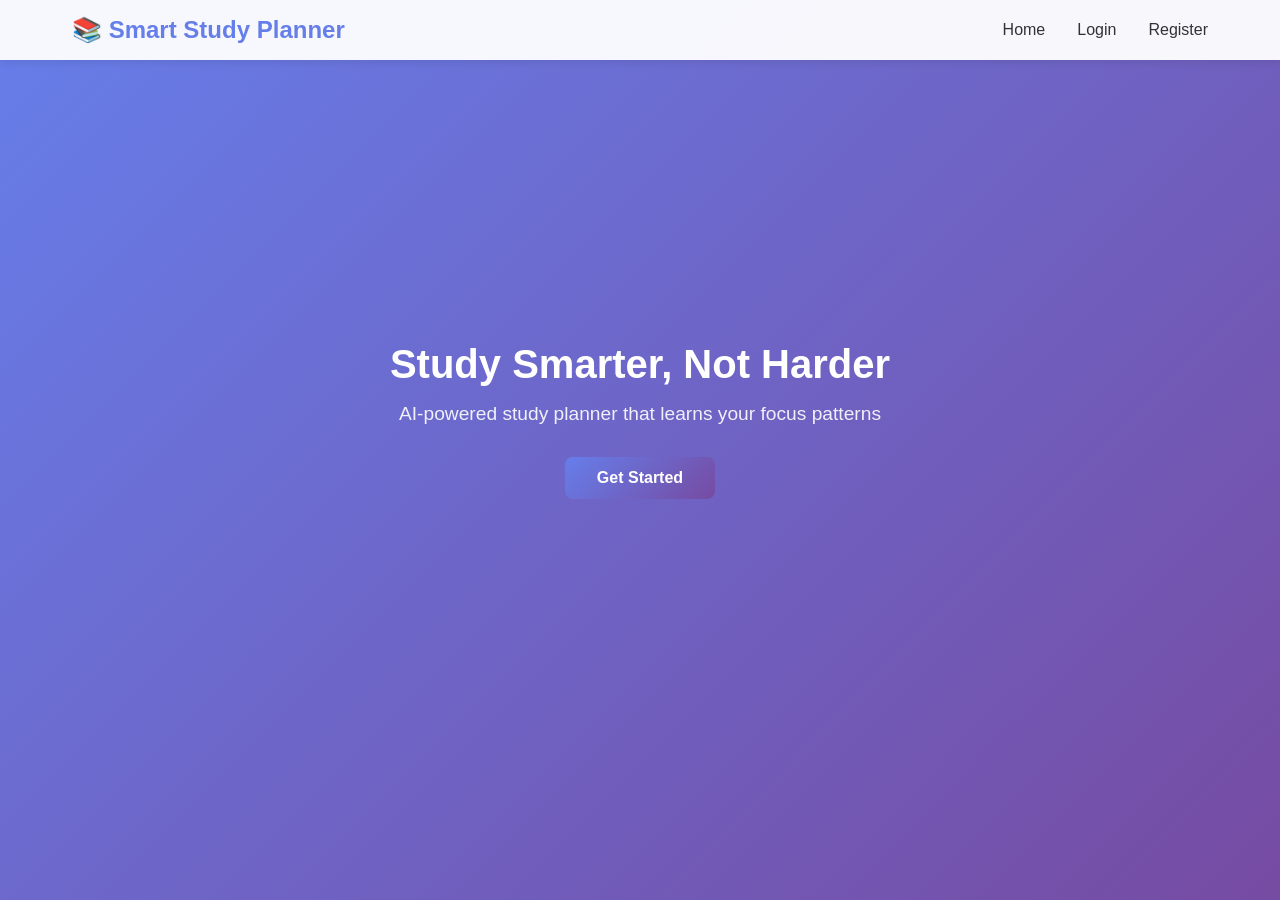
<file: SmartStudy/frontend/index.html>
<!DOCTYPE html>
<html lang="en">
<head>
    <meta charset="UTF-8">
    <meta name="viewport" content="width=device-width, initial-scale=1.0">
    <title>Smart Study Planner</title>
    <link rel="stylesheet" href="css/styles.css">
</head>
<body>
    <!-- Navigation Bar -->
    <nav class="navbar">
        <div class="nav-container">
            <h1 class="logo">📚 Smart Study Planner</h1>
            <ul class="nav-links" id="navLinks">
                <li><a href="index.html">Home</a></li>
                <li><a href="login.html">Login</a></li>
                <li><a href="register.html">Register</a></li>
            </ul>
        </div>
    </nav>

    <!-- Main Content -->
    <main class="hero-section">
        <div class="hero-content">
            <h2>Study Smarter, Not Harder</h2>
            <p>AI-powered study planner that learns your focus patterns</p>
            <a href="login.html" class="btn btn-primary" id="heroBtn">Get Started</a>
        </div>
    </main>

    <script src="js/app-config.js"></script>
    <script src="js/auth.js"></script>
    <script>
        // If logged in, update nav and hero button
        if (isLoggedIn()) {
            const user = getUser();
            document.getElementById('navLinks').innerHTML = `
                <li><a href="index.html">Home</a></li>
                <li><a href="dashboard.html">Dashboard</a></li>
                <li><a href="log-session.html">Log Session</a></li>
                <li><a href="predictions.html">Predictions</a></li>
                <li><span style="color: #667eea; font-weight: 600;">👤 ${user.name}</span></li>
                <li><a href="#" onclick="logout(); return false;" style="color: #e74c3c;">Logout</a></li>
            `;
            document.getElementById('heroBtn').href = 'dashboard.html';
            document.getElementById('heroBtn').textContent = 'Go to Dashboard';
        }
    </script>
</body>
</html>
</file>
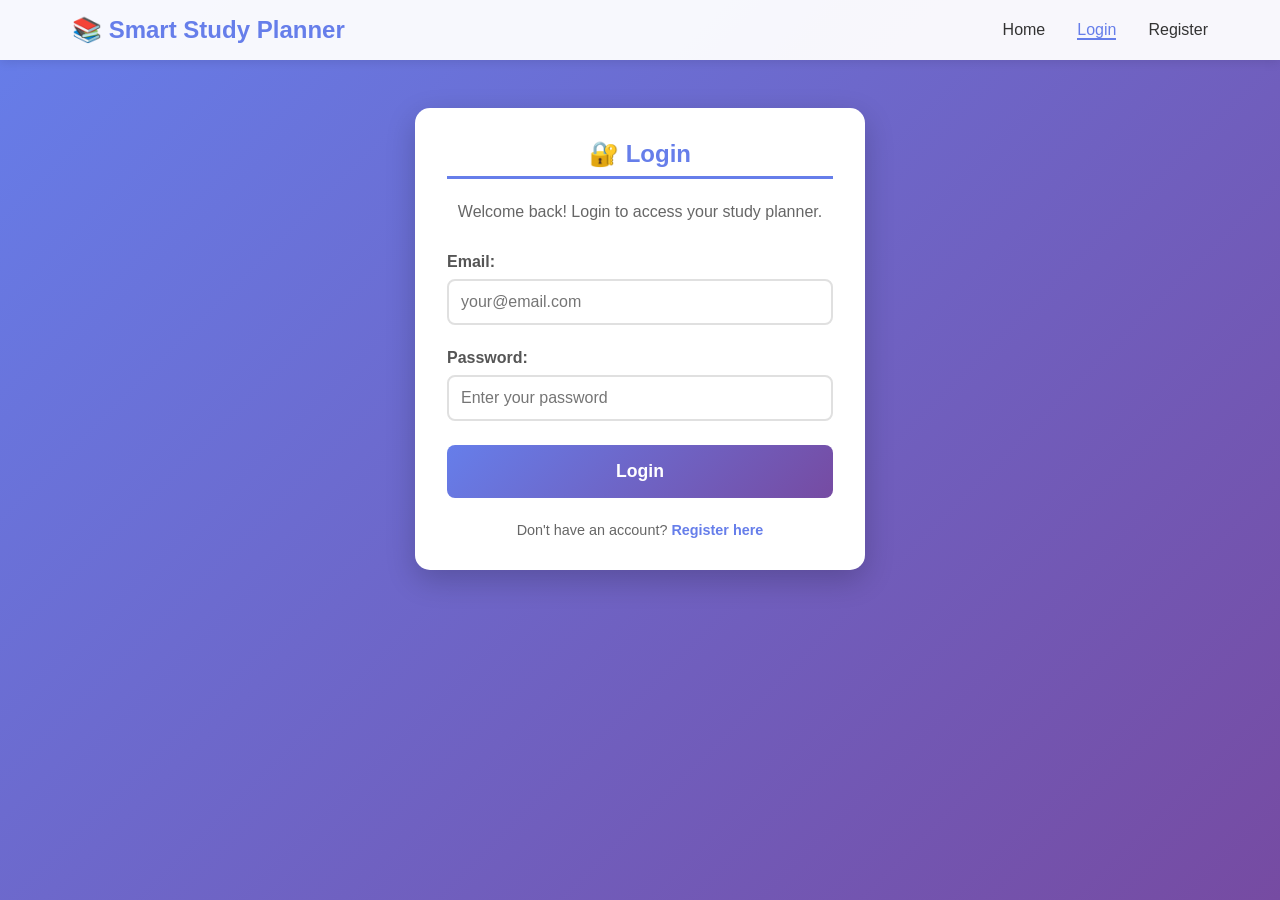
<file: SmartStudy/frontend/dashboard.html>
<!DOCTYPE html>
<html lang="en">
<head>
    <meta charset="UTF-8">
    <meta name="viewport" content="width=device-width, initial-scale=1.0">
    <title>Dashboard - Smart Study Planner</title>
    <link rel="stylesheet" href="css/styles.css">
</head>
<body>
<!-- Navigation Bar -->
<nav class="navbar">
    <div class="nav-container">
        <h1 class="logo">📚 Smart Study Planner</h1>
        <ul class="nav-links">
            <li><a href="index.html">Home</a></li>
            <li><a href="dashboard.html" class="active">Dashboard</a></li>
            <li><a href="log-session.html">Log Session</a></li>
            <li><a href="predictions.html">Predictions</a></li>
        </ul>
    </div>
</nav>

<!-- Main Content -->
<main class="container">
    <!-- Statistics Cards -->
    <div class="stats-grid">
        <div class="stat-card">
            <div class="stat-icon">📊</div>
            <div class="stat-content">
                <h3 id="totalSessions">0</h3>
                <p>Total Sessions</p>
            </div>
        </div>

        <div class="stat-card">
            <div class="stat-icon">⏱️</div>
            <div class="stat-content">
                <h3 id="totalHours">0</h3>
                <p>Total Hours</p>
            </div>
        </div>

        <div class="stat-card">
            <div class="stat-icon">🎯</div>
            <div class="stat-content">
                <h3 id="avgFocus">0</h3>
                <p>Average Focus</p>
            </div>
        </div>

        <div class="stat-card">
            <div class="stat-icon">📅</div>
            <div class="stat-content">
                <h3 id="thisWeek">0</h3>
                <p>This Week</p>
            </div>
        </div>
    </div>

    <!-- Charts Section -->
    <div class="dashboard-grid">
        <!-- Focus by Subject -->
        <div class="card">
            <h2>📚 Focus by Subject</h2>
            <div id="subjectChart" class="chart-container">
                <div class="loading">Loading data...</div>
            </div>
        </div>

        <!-- Study Time Distribution -->
        <div class="card">
            <h2>⏰ Study Time Distribution</h2>
            <div id="timeChart" class="chart-container">
                <div class="loading">Loading data...</div>
            </div>
        </div>
    </div>

    <!-- Recent Sessions -->
    <div class="card">
        <div class="card-header">
            <h2>📝 Recent Sessions</h2>
            <button class="btn btn-secondary" onclick="refreshDashboard()">🔄 Refresh</button>
        </div>
        <div id="recentSessions" class="sessions-table">
            <div class="loading">Loading sessions...</div>
        </div>
    </div>

    <!-- Weekly Progress -->
    <div class="card">
        <h2>📈 Weekly Progress</h2>
        <div id="weeklyProgress" class="progress-container">
            <div class="loading">Loading progress...</div>
        </div>
    </div>
</main>

<!-- JavaScript -->
<script src="js/app-config.js"></script>
<script src="js/auth.js"></script>
<script src="js/main.js"></script>
<script src="js/dashboard.js"></script>
</body>
</html>
</file>
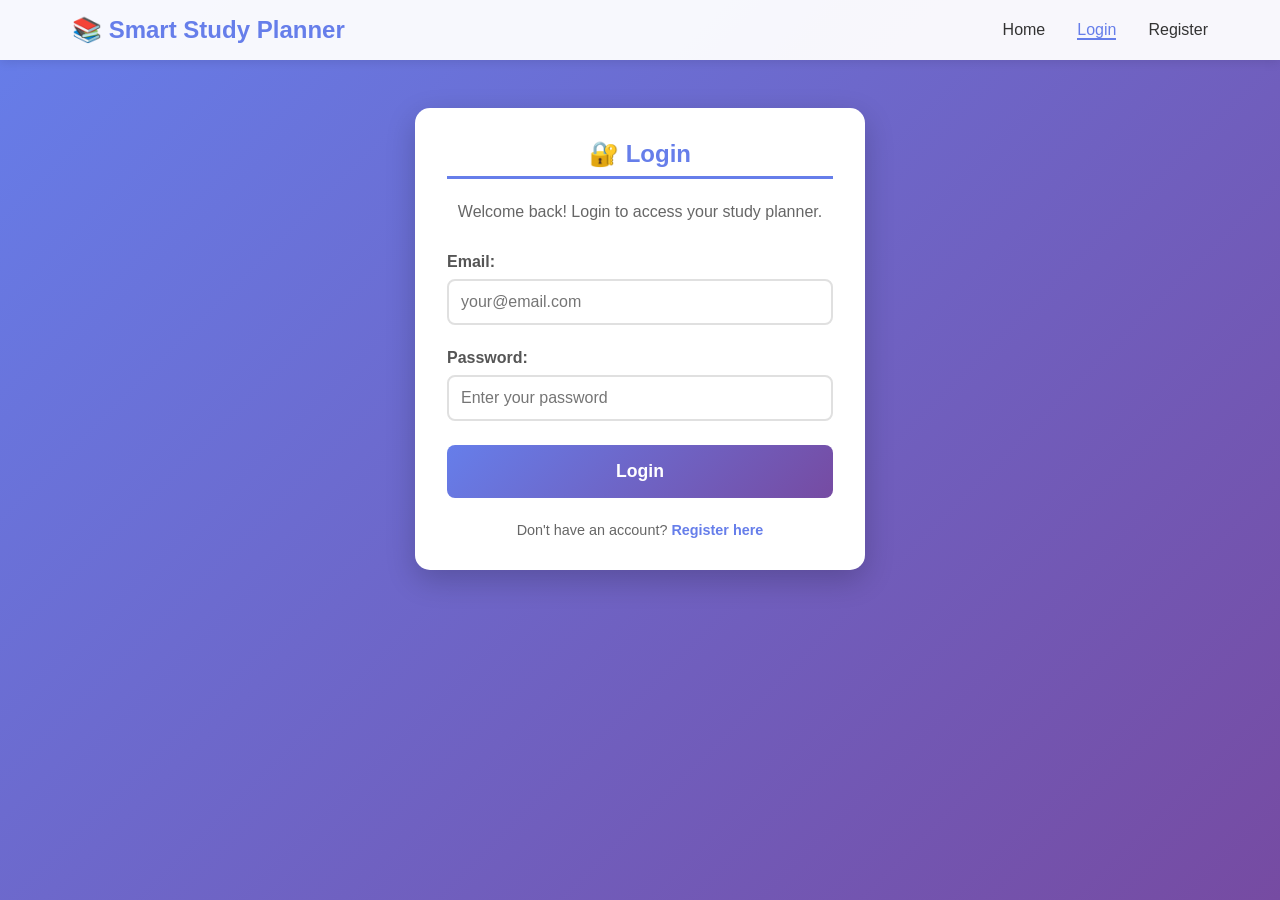
<file: SmartStudy/frontend/log-session.html>
<!DOCTYPE html>
<html lang="en">
<head>
    <meta charset="UTF-8">
    <meta name="viewport" content="width=device-width, initial-scale=1.0">
    <title>Log Study Session</title>
    <link rel="stylesheet" href="css/styles.css">
</head>
<body>
    <nav class="navbar">
        <div class="nav-container">
            <h1 class="logo">📚 Smart Study Planner</h1>
            <ul class="nav-links">
                <li><a href="index.html">Home</a></li>
                <li><a href="dashboard.html">Dashboard</a></li>
                <li><a href="log-session.html" class="active">Log Session</a></li>
                <li><a href="predictions.html">Predictions</a></li>
            </ul>
        </div>
    </nav>

    <main class="container">
        <div class="card">
            <h2>Log Your Study Session</h2>
            
            <!-- The Form - This collects data -->
            <form id="sessionForm">
                
                <!-- Subject Selection -->
                <div class="form-group">
                    <label for="subject">Subject:</label>
                    <select id="subject" name="subject" required>
                        <option value="">-- Select Subject --</option>
                    </select>
                </div>

                <!-- Start Time -->
                <div class="form-group">
                    <label for="startTime">Start Time:</label>
                    <input type="datetime-local" id="startTime" name="startTime" required>
                </div>

                <!-- End Time -->
                <div class="form-group">
                    <label for="endTime">End Time:</label>
                    <input type="datetime-local" id="endTime" name="endTime" required>
                </div>

                <!-- Focus Rating Slider -->
                <div class="form-group">
                    <label for="focusRating">Focus Level: <span id="focusValue">5</span>/10</label>
                    <input type="range" id="focusRating" name="focusRating" 
                           min="1" max="10" value="5" class="slider">
                    <div class="slider-labels">
                        <span>😴 Low</span>
                        <span>😊 Medium</span>
                        <span>🔥 High</span>
                    </div>
                </div>

                <!-- Optional Notes -->
                <div class="form-group">
                    <label for="notes">Notes (Optional):</label>
                    <textarea id="notes" name="notes" rows="3" 
                              placeholder="Any observations about this session..."></textarea>
                </div>

                <!-- Submit Button -->
                <button type="submit" class="btn btn-primary">Save Session</button>
            </form>

            <!-- Success/Error Messages -->
            <div id="message" class="message hidden"></div>
        </div>

        <!-- Recent Sessions Display -->
        <div class="card">
            <h3>Recent Sessions</h3>
            <div id="recentSessions">
                <p class="loading">Loading...</p>
            </div>
        </div>
    </main>

    <!-- JavaScript -->
    <script src="js/app-config.js"></script>
    <script src="js/auth.js"></script>
    <script src="js/main.js"></script>
    <script src="js/log-session.js"></script>
</body>
</html>
</file>
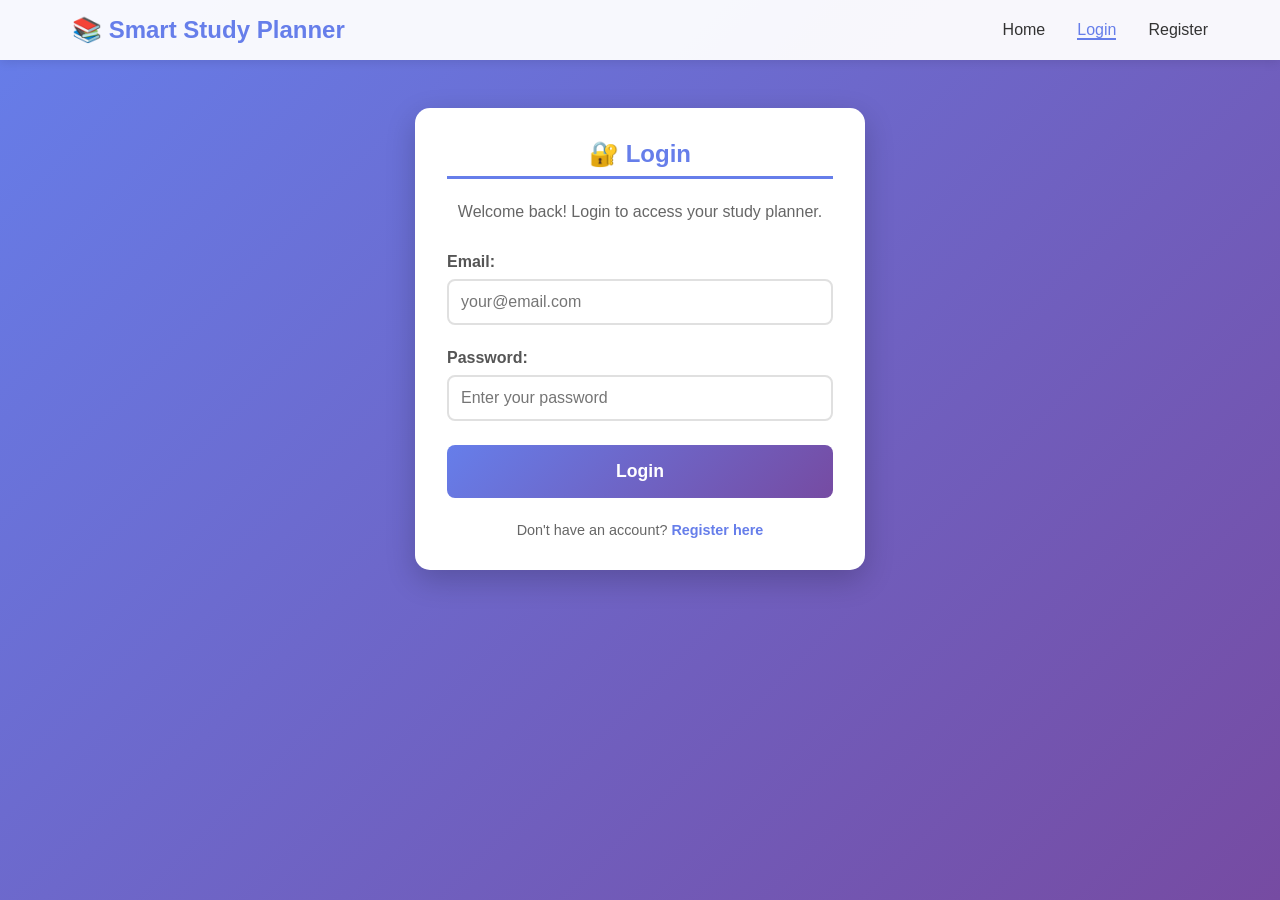
<file: SmartStudy/frontend/login.html>
<!DOCTYPE html>
<html lang="en">
<head>
    <meta charset="UTF-8">
    <meta name="viewport" content="width=device-width, initial-scale=1.0">
    <title>Login - Smart Study Planner</title>
    <link rel="stylesheet" href="css/styles.css">
</head>
<body>
    <nav class="navbar">
        <div class="nav-container">
            <h1 class="logo">📚 Smart Study Planner</h1>
            <ul class="nav-links">
                <li><a href="index.html">Home</a></li>
                <li><a href="login.html" class="active">Login</a></li>
                <li><a href="register.html">Register</a></li>
            </ul>
        </div>
    </nav>

    <main class="container">
        <div class="card auth-card">
            <h2>🔐 Login</h2>
            <p class="card-description">Welcome back! Login to access your study planner.</p>

            <form id="loginForm">
                <div class="form-group">
                    <label for="email">Email:</label>
                    <input type="email" id="email" name="email" placeholder="your@email.com" required>
                </div>

                <div class="form-group">
                    <label for="password">Password:</label>
                    <input type="password" id="password" name="password" placeholder="Enter your password" required>
                </div>

                <button type="submit" class="btn btn-primary btn-large">Login</button>
            </form>

            <div id="message" class="message hidden"></div>

            <p class="auth-link">
                Don't have an account? <a href="register.html">Register here</a>
            </p>
        </div>
    </main>

    <script src="js/app-config.js"></script>
    <script src="js/auth.js"></script>
    <script>
        const API_URL = window.APP_CONFIG?.JAVA_API_BASE_URL || 'http://localhost:8080/api';

        // If already logged in, redirect to dashboard
        if (isLoggedIn()) {
            window.location.href = 'dashboard.html';
        }

        document.getElementById('loginForm').addEventListener('submit', async function(e) {
            e.preventDefault();

            const email = document.getElementById('email').value;
            const password = document.getElementById('password').value;
            const messageDiv = document.getElementById('message');
            const submitBtn = this.querySelector('button[type="submit"]');

            submitBtn.disabled = true;
            submitBtn.textContent = 'Logging in...';

            try {
                const response = await fetch(`${API_URL}/auth/login`, {
                    method: 'POST',
                    headers: { 'Content-Type': 'application/json' },
                    body: JSON.stringify({ email, password })
                });

                const data = await response.json();

                if (response.ok && data.token) {
                    saveAuth(data.token, data.name, data.email);
                    window.location.href = 'dashboard.html';
                } else {
                    messageDiv.textContent = data.error || 'Login failed';
                    messageDiv.className = 'message error';
                    messageDiv.classList.remove('hidden');
                }
            } catch (error) {
                messageDiv.textContent = 'Connection error. Is the server running?';
                messageDiv.className = 'message error';
                messageDiv.classList.remove('hidden');
            } finally {
                submitBtn.disabled = false;
                submitBtn.textContent = 'Login';
            }
        });
    </script>
</body>
</html>
</file>
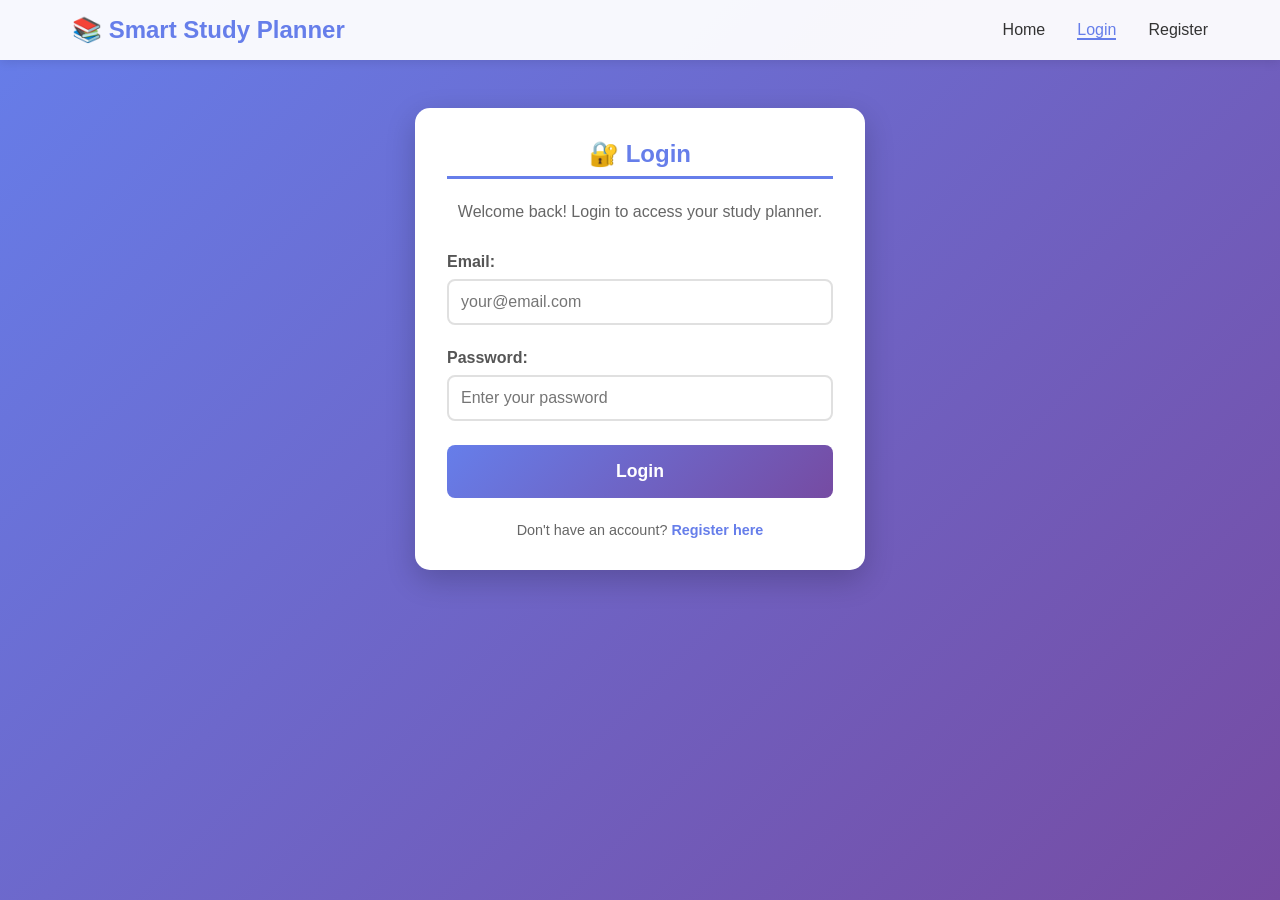
<file: SmartStudy/frontend/predictions.html>
<!DOCTYPE html>
<html lang="en">
<head>
    <meta charset="UTF-8">
    <meta name="viewport" content="width=device-width, initial-scale=1.0">
    <title>AI Predictions - Smart Study Planner</title>
    <link rel="stylesheet" href="css/styles.css">
</head>
<body>
<!-- Navigation Bar -->
<nav class="navbar">
    <div class="nav-container">
        <h1 class="logo">📚 Smart Study Planner</h1>
        <ul class="nav-links">
            <li><a href="index.html">Home</a></li>
            <li><a href="dashboard.html">Dashboard</a></li>
            <li><a href="log-session.html">Log Session</a></li>
            <li><a href="predictions.html" class="active">Predictions</a></li>
        </ul>
    </div>
</nav>

<!-- Main Content -->
<main class="container">
    <!-- ML Service Status -->
    <div class="card status-card" id="mlStatus">
        <div class="status-indicator">
            <div class="status-dot" id="statusDot"></div>
            <span id="statusText">Checking ML service...</span>
        </div>
    </div>

    <!-- Prediction Form -->
    <div class="card">
        <h2>🤖 Get Study Time Predictions</h2>
        <p class="card-description">
            Select a subject to get AI-powered recommendations for the best times to study based on your focus patterns.
        </p>

        <form id="predictionForm">
            <!-- Subject Selection -->
            <div class="form-group">
                <label for="subject">Select Subject:</label>
                <select id="subject" name="subject" required>
                    <option value="">-- Choose Subject --</option>
                </select>
            </div>

            <!-- Number of Recommendations -->
            <div class="form-group">
                <label for="topN">Number of Recommendations:</label>
                <select id="topN" name="topN">
                    <option value="3">Top 3</option>
                    <option value="5" selected>Top 5</option>
                    <option value="10">Top 10</option>
                </select>
            </div>

            <!-- Submit Button -->
            <button type="submit" class="btn btn-primary btn-large">
                🔮 Get Predictions
            </button>
        </form>

        <!-- Message Area -->
        <div id="message" class="message hidden"></div>
    </div>

    <!-- Predictions Results -->
    <div class="card" id="resultsCard" style="display: none;">
        <h2>📊 Best Study Times for <span id="resultSubject"></span></h2>
        <div id="predictions" class="predictions-container">
            <!-- Predictions will be inserted here -->
        </div>

        <!-- Train Model Button -->
        <div class="train-section">
            <p class="help-text">
                💡 Tip: The more study sessions you log, the better the predictions become!
            </p>
            <button class="btn btn-secondary" onclick="trainModel()">
                🔄 Retrain Model with Latest Data
            </button>
        </div>
    </div>

    <!-- Info Card -->
    <div class="card info-card">
        <h3>ℹ️ How Predictions Work</h3>
        <div class="info-content">
            <div class="info-item">
                <strong>📊 Data Collection:</strong>
                <p>The system analyzes your past study sessions to identify patterns in your focus levels across different times and days.</p>
            </div>
            <div class="info-item">
                <strong>🤖 Machine Learning:</strong>
                <p>Using Linear Regression, the AI learns when you focus best for each subject based on hour of day, day of week, and historical performance.</p>
            </div>
            <div class="info-item">
                <strong>🎯 Personalized Results:</strong>
                <p>Recommendations are tailored to YOUR unique focus patterns, not generic advice. Everyone's optimal study times are different!</p>
            </div>
            <div class="info-item">
                <strong>📈 Minimum Data:</strong>
                <p>You need at least 30 logged study sessions for predictions to work. More data = better accuracy!</p>
            </div>
        </div>
    </div>
</main>

<!-- JavaScript -->
<script src="js/app-config.js"></script>
<script src="js/auth.js"></script>
<script src="js/main.js"></script>
<script src="js/predictions.js"></script>
</body>
</html>
</file>
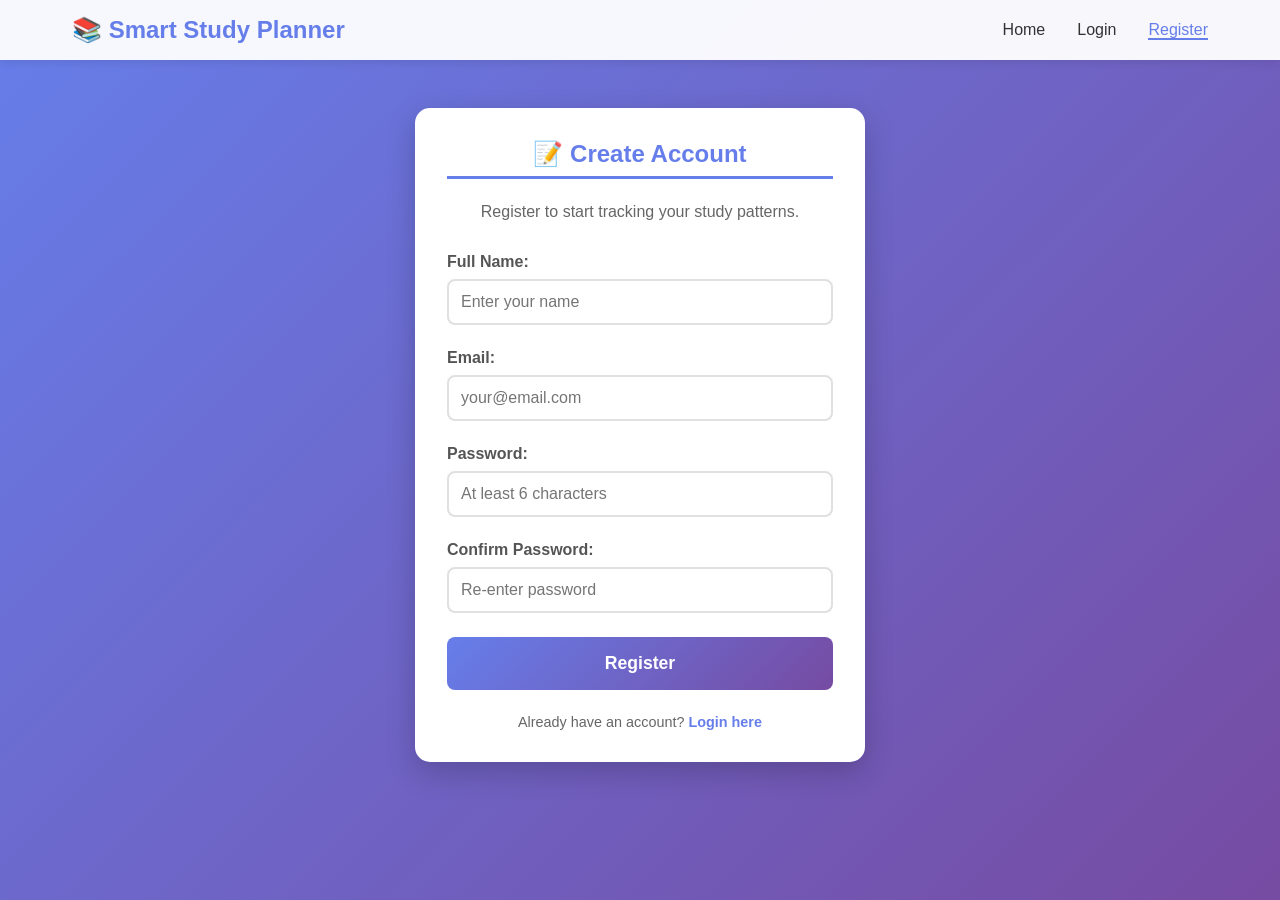
<file: SmartStudy/frontend/register.html>
<!DOCTYPE html>
<html lang="en">
<head>
    <meta charset="UTF-8">
    <meta name="viewport" content="width=device-width, initial-scale=1.0">
    <title>Register - Smart Study Planner</title>
    <link rel="stylesheet" href="css/styles.css">
</head>
<body>
    <nav class="navbar">
        <div class="nav-container">
            <h1 class="logo">📚 Smart Study Planner</h1>
            <ul class="nav-links">
                <li><a href="index.html">Home</a></li>
                <li><a href="login.html">Login</a></li>
                <li><a href="register.html" class="active">Register</a></li>
            </ul>
        </div>
    </nav>

    <main class="container">
        <div class="card auth-card">
            <h2>📝 Create Account</h2>
            <p class="card-description">Register to start tracking your study patterns.</p>

            <form id="registerForm">
                <div class="form-group">
                    <label for="name">Full Name:</label>
                    <input type="text" id="name" name="name" placeholder="Enter your name" required>
                </div>

                <div class="form-group">
                    <label for="email">Email:</label>
                    <input type="email" id="email" name="email" placeholder="your@email.com" required>
                </div>

                <div class="form-group">
                    <label for="password">Password:</label>
                    <input type="password" id="password" name="password" placeholder="At least 6 characters" minlength="6" required>
                </div>

                <div class="form-group">
                    <label for="confirmPassword">Confirm Password:</label>
                    <input type="password" id="confirmPassword" name="confirmPassword" placeholder="Re-enter password" required>
                </div>

                <button type="submit" class="btn btn-primary btn-large">Register</button>
            </form>

            <div id="message" class="message hidden"></div>

            <p class="auth-link">
                Already have an account? <a href="login.html">Login here</a>
            </p>
        </div>
    </main>

    <script src="js/app-config.js"></script>
    <script src="js/auth.js"></script>
    <script>
        const API_URL = window.APP_CONFIG?.JAVA_API_BASE_URL || 'http://localhost:8080/api';

        // If already logged in, redirect to dashboard
        if (isLoggedIn()) {
            window.location.href = 'dashboard.html';
        }

        document.getElementById('registerForm').addEventListener('submit', async function(e) {
            e.preventDefault();

            const name = document.getElementById('name').value;
            const email = document.getElementById('email').value;
            const password = document.getElementById('password').value;
            const confirmPassword = document.getElementById('confirmPassword').value;
            const messageDiv = document.getElementById('message');
            const submitBtn = this.querySelector('button[type="submit"]');

            // Validate passwords match
            if (password !== confirmPassword) {
                messageDiv.textContent = 'Passwords do not match!';
                messageDiv.className = 'message error';
                messageDiv.classList.remove('hidden');
                return;
            }

            submitBtn.disabled = true;
            submitBtn.textContent = 'Creating account...';

            try {
                const response = await fetch(`${API_URL}/auth/register`, {
                    method: 'POST',
                    headers: { 'Content-Type': 'application/json' },
                    body: JSON.stringify({ name, email, password })
                });

                const data = await response.json();

                if (response.ok) {
                    messageDiv.textContent = 'Registration successful! Redirecting to login...';
                    messageDiv.className = 'message success';
                    messageDiv.classList.remove('hidden');
                    setTimeout(() => {
                        window.location.href = 'login.html';
                    }, 1500);
                } else {
                    messageDiv.textContent = data.error || 'Registration failed';
                    messageDiv.className = 'message error';
                    messageDiv.classList.remove('hidden');
                }
            } catch (error) {
                messageDiv.textContent = 'Connection error. Is the server running?';
                messageDiv.className = 'message error';
                messageDiv.classList.remove('hidden');
            } finally {
                submitBtn.disabled = false;
                submitBtn.textContent = 'Register';
            }
        });
    </script>
</body>
</html>
</file>
<file: SmartStudy/frontend/css/styles.css>
/* ========== RESET & BASE STYLES ========== */
* {
    margin: 0;
    padding: 0;
    box-sizing: border-box; /* Makes width/height calculations easier */
}

body {
    font-family: 'Segoe UI', Tahoma, Geneva, Verdana, sans-serif;
    background: linear-gradient(135deg, #667eea 0%, #764ba2 100%);
    min-height: 100vh; /* At least full screen height */
    color: #333;
}


/* ========== NAVIGATION BAR ========== */
.navbar {
    background-color: rgba(255, 255, 255, 0.95);
    box-shadow: 0 2px 10px rgba(0,0,0,0.1);
    position: sticky; /* Stays at top when scrolling */
    top: 0;
    z-index: 100; /* Appears above other content */
}

.nav-container {
    max-width: 1200px;
    margin: 0 auto; /* Centers the container */
    padding: 1rem 2rem;
    display: flex;
    justify-content: space-between; /* Logo left, links right */
    align-items: center;
}

.logo {
    font-size: 1.5rem;
    color: #667eea;
}

.nav-links {
    display: flex;
    list-style: none; /* Removes bullet points */
    gap: 2rem; /* Space between items */
}

.nav-links a {
    text-decoration: none; /* Removes underline */
    color: #333;
    font-weight: 500;
    transition: color 0.3s; /* Smooth color change */
}

.nav-links a:hover {
    color: #667eea; /* Changes color on hover */
}

.nav-links a.active {
    color: #667eea;
    border-bottom: 2px solid #667eea;
}


/* ========== CONTAINER & CARDS ========== */
.container {
    max-width: 800px;
    margin: 2rem auto;
    padding: 0 1rem;
}

.card {
    background: white;
    border-radius: 15px; /* Rounded corners */
    padding: 2rem;
    margin-bottom: 2rem;
    box-shadow: 0 10px 30px rgba(0,0,0,0.2);
}

.card h2 {
    color: #667eea;
    margin-bottom: 1.5rem;
    border-bottom: 3px solid #667eea;
    padding-bottom: 0.5rem;
}


/* ========== FORM STYLES ========== */
.form-group {
    margin-bottom: 1.5rem;
}

.form-group label {
    display: block; /* Takes full width */
    margin-bottom: 0.5rem;
    font-weight: 600;
    color: #555;
}

.form-group input,
.form-group select,
.form-group textarea {
    width: 100%;
    padding: 0.75rem;
    border: 2px solid #e0e0e0;
    border-radius: 8px;
    font-size: 1rem;
    transition: border-color 0.3s;
}

.form-group input:focus,
.form-group select:focus,
.form-group textarea:focus {
    outline: none; /* Removes default outline */
    border-color: #667eea; /* Highlights in purple */
}


/* ========== RANGE SLIDER (Focus Rating) ========== */
.slider {
    -webkit-appearance: none; /* Removes default styling */
    appearance: none;
    height: 8px;
    background: #e0e0e0;
    border-radius: 5px;
    outline: none;
}

/* The draggable thumb */
.slider::-webkit-slider-thumb {
    -webkit-appearance: none;
    appearance: none;
    width: 20px;
    height: 20px;
    background: #667eea;
    border-radius: 50%; /* Makes it circular */
    cursor: pointer;
    transition: background 0.3s;
}

.slider::-webkit-slider-thumb:hover {
    background: #764ba2;
}

.slider-labels {
    display: flex;
    justify-content: space-between;
    margin-top: 0.5rem;
    font-size: 0.85rem;
    color: #777;
}


/* ========== BUTTONS ========== */
.btn {
    padding: 0.75rem 2rem;
    border: none;
    border-radius: 8px;
    font-size: 1rem;
    font-weight: 600;
    cursor: pointer;
    transition: all 0.3s;
    text-decoration: none;
    display: inline-block;
}

.btn-primary {
    background: linear-gradient(135deg, #667eea 0%, #764ba2 100%);
    color: white;
}

.btn-primary:hover {
    transform: translateY(-2px); /* Lifts up slightly */
    box-shadow: 0 5px 15px rgba(102, 126, 234, 0.4);
}


/* ========== MESSAGES (Success/Error) ========== */
.message {
    padding: 1rem;
    border-radius: 8px;
    margin-top: 1rem;
    font-weight: 500;
}

.message.success {
    background-color: #d4edda;
    color: #155724;
    border: 1px solid #c3e6cb;
}

.message.error {
    background-color: #f8d7da;
    color: #721c24;
    border: 1px solid #f5c6cb;
}

.message.hidden {
    display: none; /* Hides the element */
}


/* ========== RECENT SESSIONS LIST ========== */
.sessions-list {
    display: flex;
    flex-direction: column;
    gap: 1rem;
}

.session-item {
    padding: 1rem;
    background: #f8f9fa;
    border-radius: 8px;
    border-left: 4px solid #667eea;
}

.session-header {
    display: flex;
    justify-content: space-between;
    margin-bottom: 0.5rem;
}

.session-date {
    color: #777;
    font-size: 0.9rem;
}

.session-details {
    display: flex;
    gap: 1.5rem;
    font-size: 0.9rem;
    color: #555;
}


/* ========== RESPONSIVE DESIGN (Mobile) ========== */
@media (max-width: 768px) {
    .nav-links {
        gap: 1rem;
        font-size: 0.9rem;
    }
    
    .container {
        margin: 1rem auto;
    }
    
    .card {
        padding: 1.5rem;
    }
}

/* ========== DASHBOARD STYLES ========== */
.stats-grid {
    display: grid;
    grid-template-columns: repeat(auto-fit, minmax(200px, 1fr));
    gap: 1.5rem;
    margin-bottom: 2rem;
}

.stat-card {
    background: white;
    border-radius: 12px;
    padding: 1.5rem;
    box-shadow: 0 4px 12px rgba(0,0,0,0.1);
    display: flex;
    align-items: center;
    gap: 1rem;
    transition: transform 0.3s;
}

.stat-card:hover {
    transform: translateY(-4px);
    box-shadow: 0 6px 16px rgba(0,0,0,0.15);
}

.stat-icon {
    font-size: 2.5rem;
}

.stat-content h3 {
    font-size: 2rem;
    color: #667eea;
    margin: 0;
}

.stat-content p {
    color: #666;
    margin: 0.25rem 0 0 0;
    font-size: 0.9rem;
}

.dashboard-grid {
    display: grid;
    grid-template-columns: repeat(auto-fit, minmax(300px, 1fr));
    gap: 2rem;
    margin-bottom: 2rem;
}

.chart-container {
    min-height: 250px;
    padding: 1rem 0;
}

.bar-chart {
    display: flex;
    flex-direction: column;
    gap: 1rem;
}

.bar-item {
    display: grid;
    grid-template-columns: 150px 1fr 100px;
    align-items: center;
    gap: 1rem;
}

.bar-label {
    font-weight: 600;
    color: #333;
}

.bar-wrapper {
    background: #f0f0f0;
    border-radius: 8px;
    height: 32px;
    position: relative;
    overflow: hidden;
}

.bar {
    background: linear-gradient(90deg, #667eea, #764ba2);
    height: 100%;
    border-radius: 8px;
    display: flex;
    align-items: center;
    justify-content: flex-end;
    padding-right: 10px;
    transition: width 0.5s ease;
}

.bar-time {
    background: linear-gradient(90deg, #f093fb, #f5576c);
}

.bar-value {
    color: white;
    font-weight: 600;
    font-size: 0.85rem;
}

.bar-count {
    color: #777;
    font-size: 0.85rem;
}

.sessions-table {
    overflow-x: auto;
}

.data-table {
    width: 100%;
    border-collapse: collapse;
}

.data-table thead {
    background: #f8f9fa;
}

.data-table th {
    padding: 0.75rem;
    text-align: left;
    font-weight: 600;
    color: #555;
    border-bottom: 2px solid #e0e0e0;
}

.data-table td {
    padding: 0.75rem;
    border-bottom: 1px solid #f0f0f0;
}

.data-table tr:hover {
    background: #f8f9fa;
}

.focus-badge {
    padding: 0.25rem 0.75rem;
    border-radius: 12px;
    font-size: 0.85rem;
    font-weight: 600;
}

.high-focus {
    background: #d4edda;
    color: #155724;
}

.medium-focus {
    background: #fff3cd;
    color: #856404;
}

.low-focus {
    background: #f8d7da;
    color: #721c24;
}

.weekly-grid {
    display: grid;
    grid-template-columns: repeat(7, 1fr);
    gap: 1rem;
}

.day-card {
    background: #f8f9fa;
    border-radius: 12px;
    padding: 1rem;
    text-align: center;
    border: 2px solid transparent;
}

.day-card.today {
    border-color: #667eea;
    background: #f0f4ff;
}

.day-name {
    font-weight: 600;
    color: #667eea;
    margin-bottom: 0.5rem;
}

.day-count {
    font-size: 1.5rem;
    font-weight: 700;
    color: #333;
}

.day-focus {
    font-size: 0.85rem;
    color: #666;
    margin-top: 0.25rem;
}

.card-header {
    display: flex;
    justify-content: space-between;
    align-items: center;
    margin-bottom: 1.5rem;
}

.no-data {
    text-align: center;
    color: #999;
    padding: 2rem;
}

/* ========== PREDICTIONS STYLES ========== */
.status-card {
    background: white;
    padding: 1rem;
    margin-bottom: 1.5rem;
}

.status-indicator {
    display: flex;
    align-items: center;
    gap: 0.75rem;
}

.status-dot {
    width: 12px;
    height: 12px;
    border-radius: 50%;
    background: #ccc;
}

.status-dot.online {
    background: #27ae60;
    box-shadow: 0 0 8px #27ae60;
}

.status-dot.offline {
    background: #e74c3c;
}

.card-description {
    color: #666;
    margin-bottom: 1.5rem;
}

.predictions-container {
    display: flex;
    flex-direction: column;
    gap: 1.5rem;
}

.prediction-card {
    background: white;
    border-radius: 12px;
    padding: 1.5rem;
    border-left: 4px solid #667eea;
    box-shadow: 0 2px 8px rgba(0,0,0,0.1);
    transition: transform 0.3s, box-shadow 0.3s;
}

.prediction-card:hover {
    transform: translateY(-2px);
    box-shadow: 0 4px 12px rgba(0,0,0,0.15);
}

.prediction-card.excellent {
    border-left-color: #27ae60;
    background: linear-gradient(to right, #f0fff4 0%, white 50%);
}

.prediction-card.good {
    border-left-color: #f39c12;
    background: linear-gradient(to right, #fff8f0 0%, white 50%);
}

.prediction-card.moderate {
    border-left-color: #e67e22;
}

.prediction-rank {
    font-size: 1.5rem;
    margin-bottom: 0.5rem;
}

.prediction-content {
    display: grid;
    grid-template-columns: 1fr auto auto;
    gap: 2rem;
    align-items: center;
}

.prediction-time h3 {
    margin: 0;
    color: #333;
    font-size: 1.3rem;
}

.prediction-subtitle {
    color: #777;
    margin: 0.25rem 0 0 0;
    font-size: 0.9rem;
}

.score-circle {
    background: linear-gradient(135deg, #667eea, #764ba2);
    width: 80px;
    height: 80px;
    border-radius: 50%;
    display: flex;
    flex-direction: column;
    align-items: center;
    justify-content: center;
    color: white;
}

.score-value {
    font-size: 1.8rem;
    font-weight: 700;
}

.score-max {
    font-size: 0.9rem;
    opacity: 0.9;
}

.score-label {
    text-align: center;
    color: #666;
    margin-top: 0.5rem;
    font-size: 0.85rem;
}

.confidence-badge {
    padding: 0.5rem 1rem;
    border-radius: 20px;
    font-size: 0.85rem;
    font-weight: 600;
    text-transform: uppercase;
}

.high-confidence {
    background: #d4edda;
    color: #155724;
}

.medium-confidence {
    background: #fff3cd;
    color: #856404;
}

.low-confidence {
    background: #f8d7da;
    color: #721c24;
}

.train-section {
    margin-top: 2rem;
    padding-top: 2rem;
    border-top: 2px solid #f0f0f0;
}

.help-text {
    color: #666;
    margin-bottom: 1rem;
}

.info-card {
    background: #f8f9fa;
}

.info-content {
    display: grid;
    gap: 1.5rem;
}

.info-item strong {
    display: block;
    color: #667eea;
    margin-bottom: 0.5rem;
}

.info-item p {
    color: #666;
    margin: 0;
    line-height: 1.6;
}

.btn-large {
    width: 100%;
    padding: 1rem;
    font-size: 1.1rem;
}

/* ========== RESPONSIVE ========== */
@media (max-width: 768px) {
    .stats-grid {
        grid-template-columns: repeat(2, 1fr);
    }

    .prediction-content {
        grid-template-columns: 1fr;
        gap: 1rem;
    }

    .bar-item {
        grid-template-columns: 1fr;
        gap: 0.5rem;
    }

    .weekly-grid {
        grid-template-columns: repeat(4, 1fr);
    }
}

/* ========== AUTH PAGES ========== */
.auth-card {
    max-width: 450px;
    margin: 3rem auto;
}

.auth-card h2 {
    text-align: center;
}

.auth-card .card-description {
    text-align: center;
    margin-bottom: 2rem;
}

.auth-link {
    text-align: center;
    margin-top: 1.5rem;
    color: #666;
    font-size: 0.9rem;
}

.auth-link a {
    color: #667eea;
    font-weight: 600;
    text-decoration: none;
}

.auth-link a:hover {
    text-decoration: underline;
}

/* ========== HERO SECTION ========== */
.hero-section {
    display: flex;
    align-items: center;
    justify-content: center;
    min-height: 80vh;
    text-align: center;
    color: white;
}

.hero-content h2 {
    font-size: 2.5rem;
    margin-bottom: 1rem;
}

.hero-content p {
    font-size: 1.2rem;
    margin-bottom: 2rem;
    opacity: 0.9;
}
</file>
